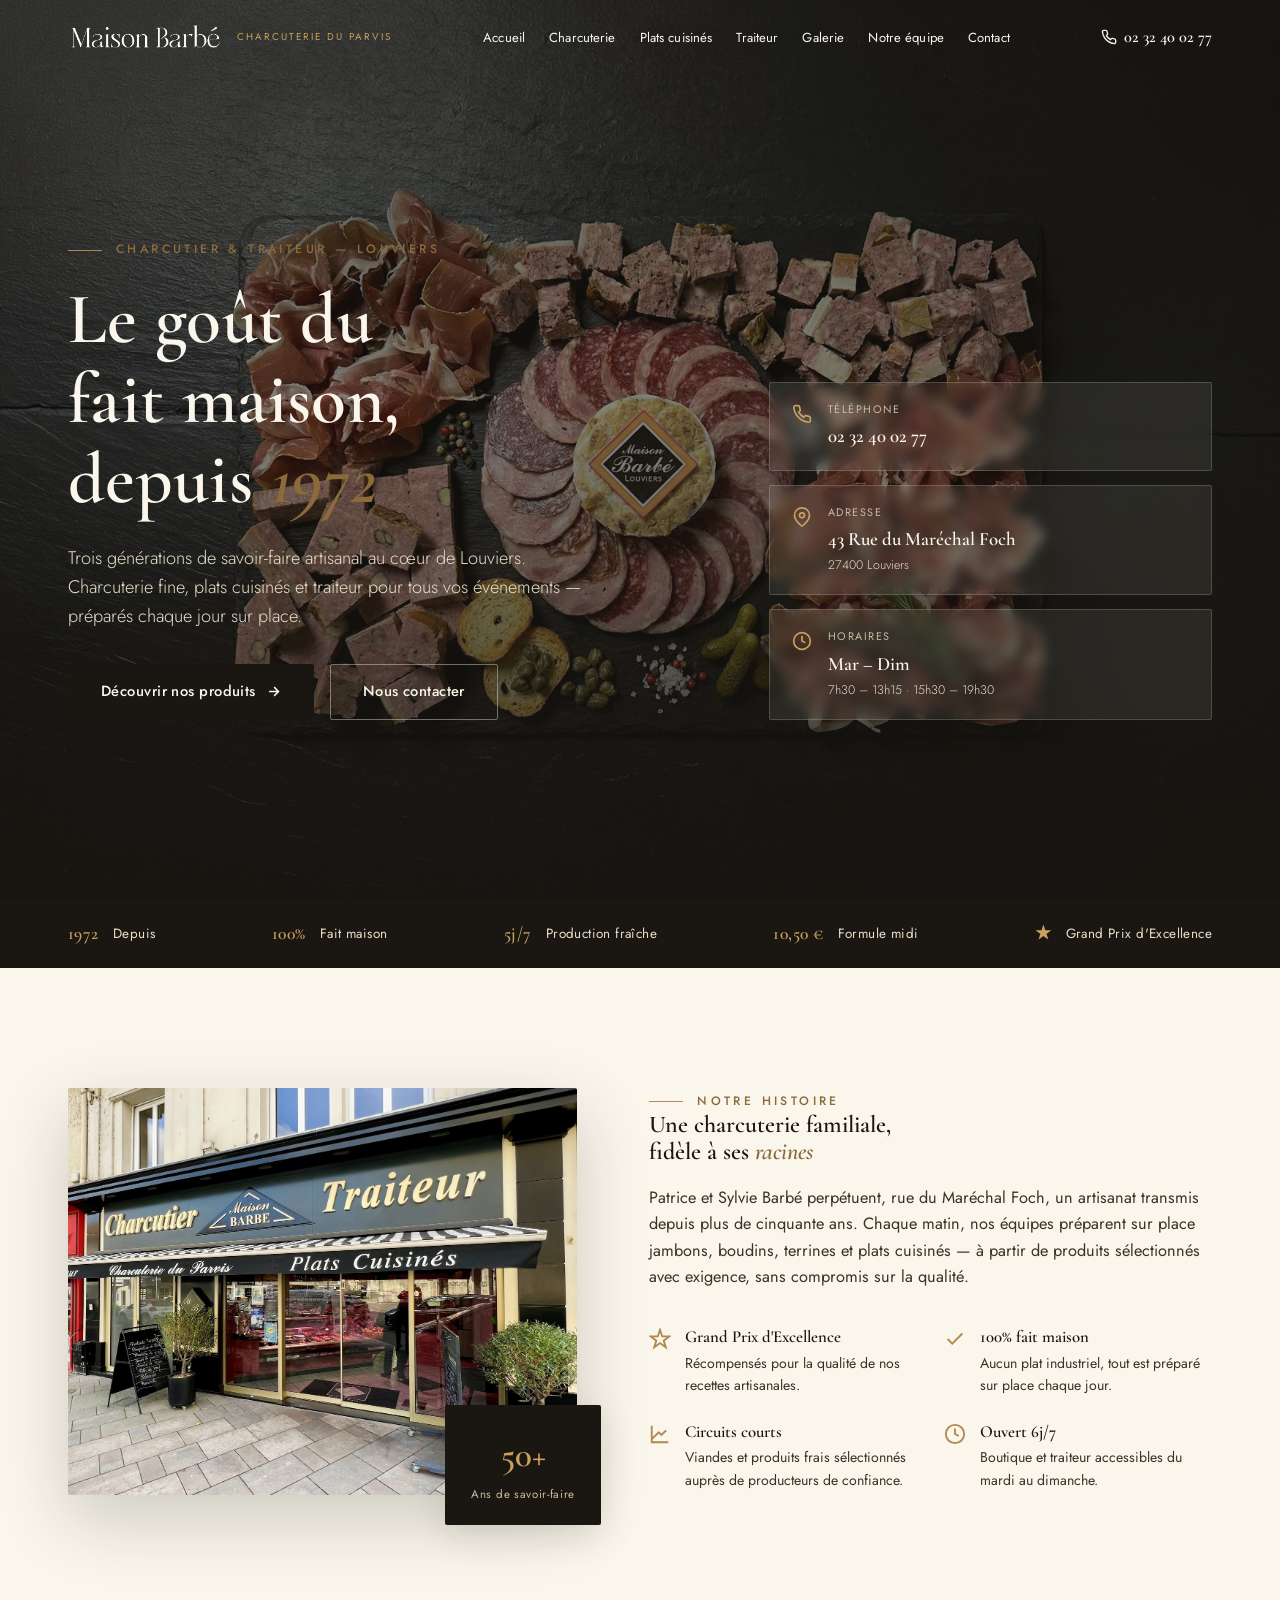
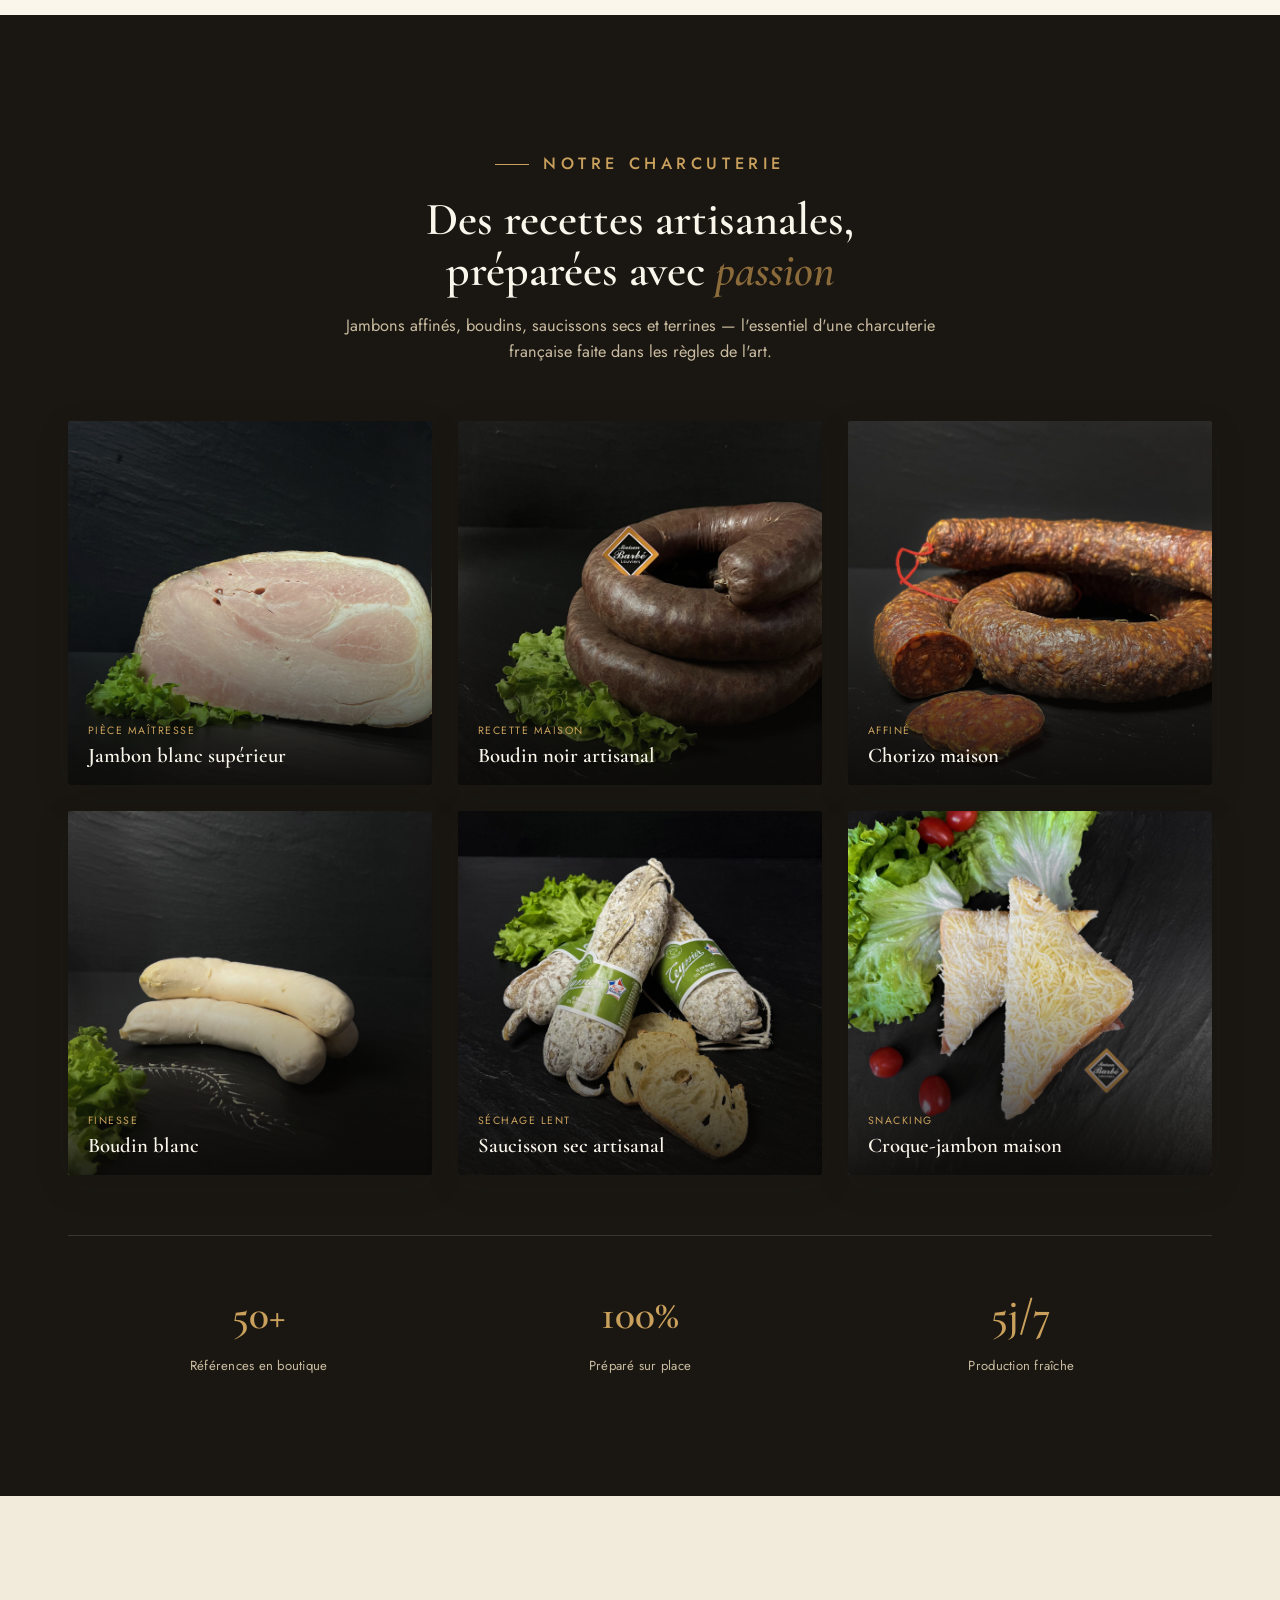
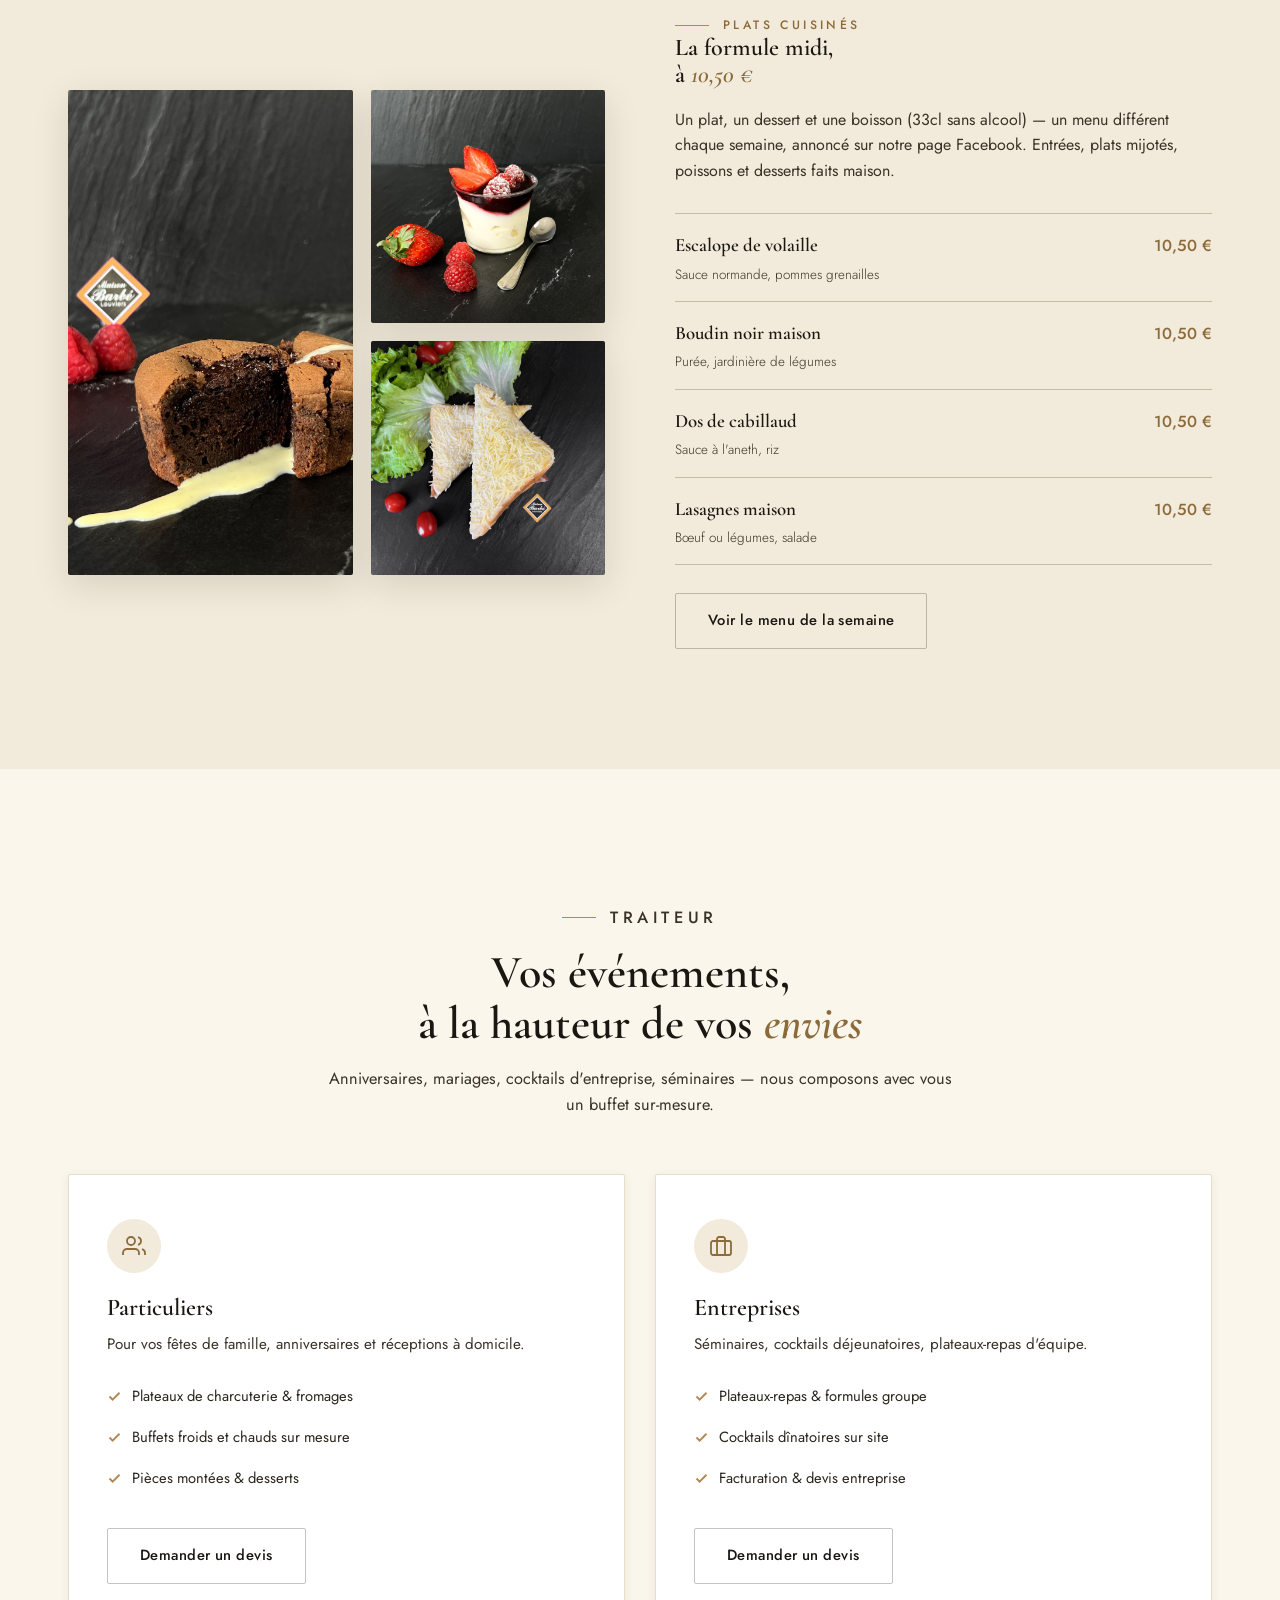
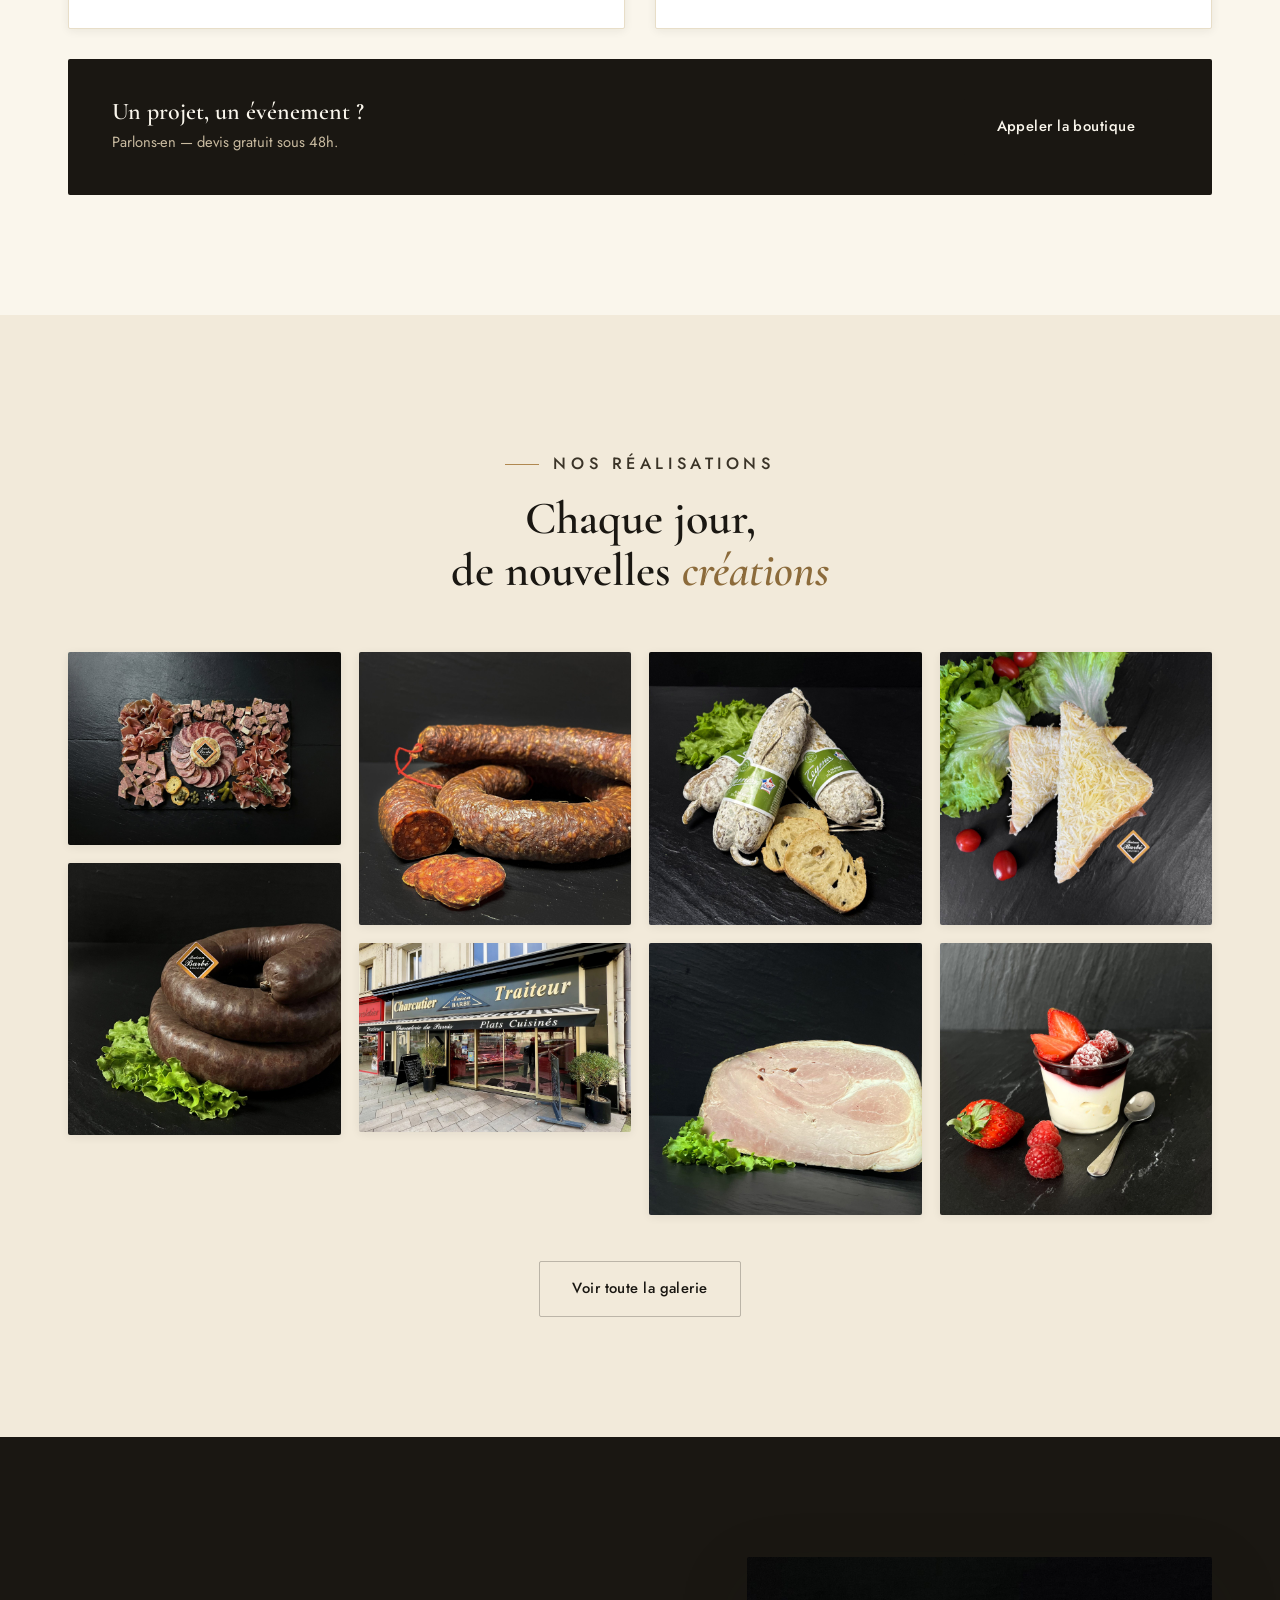
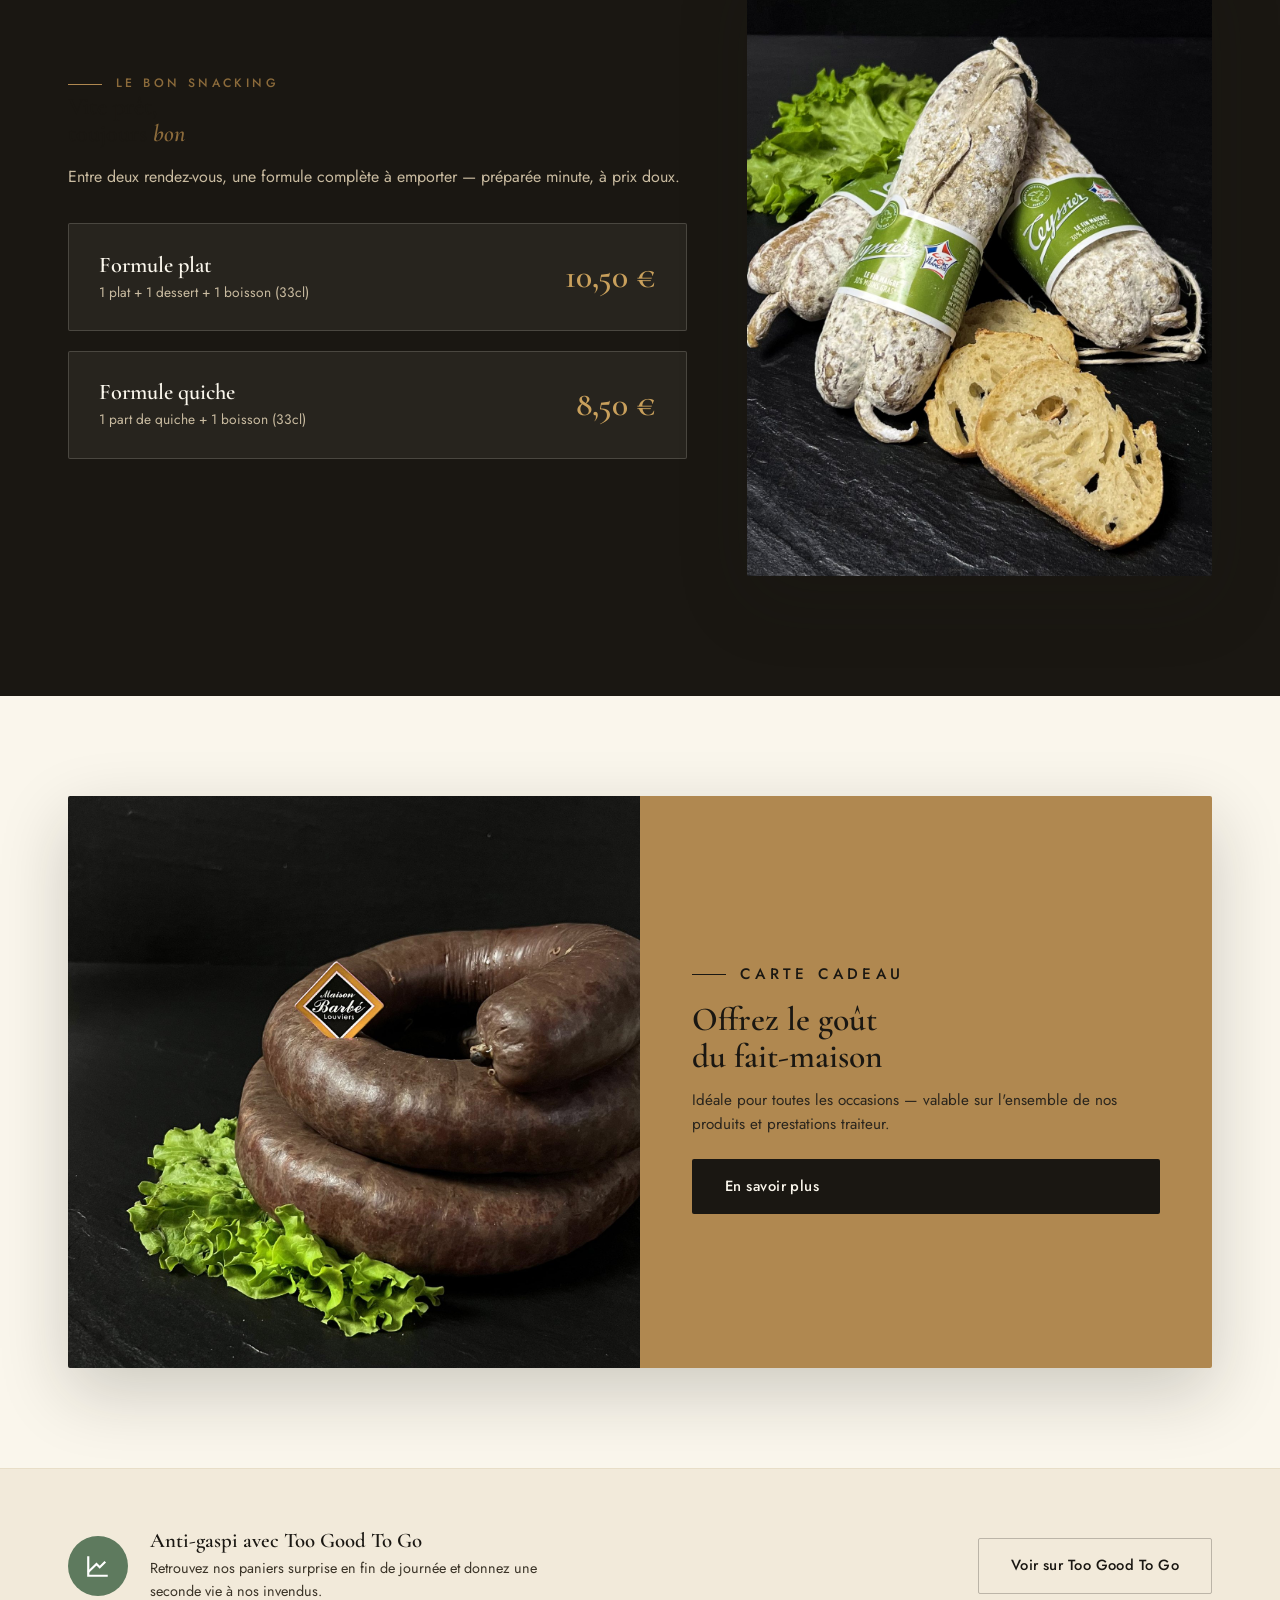
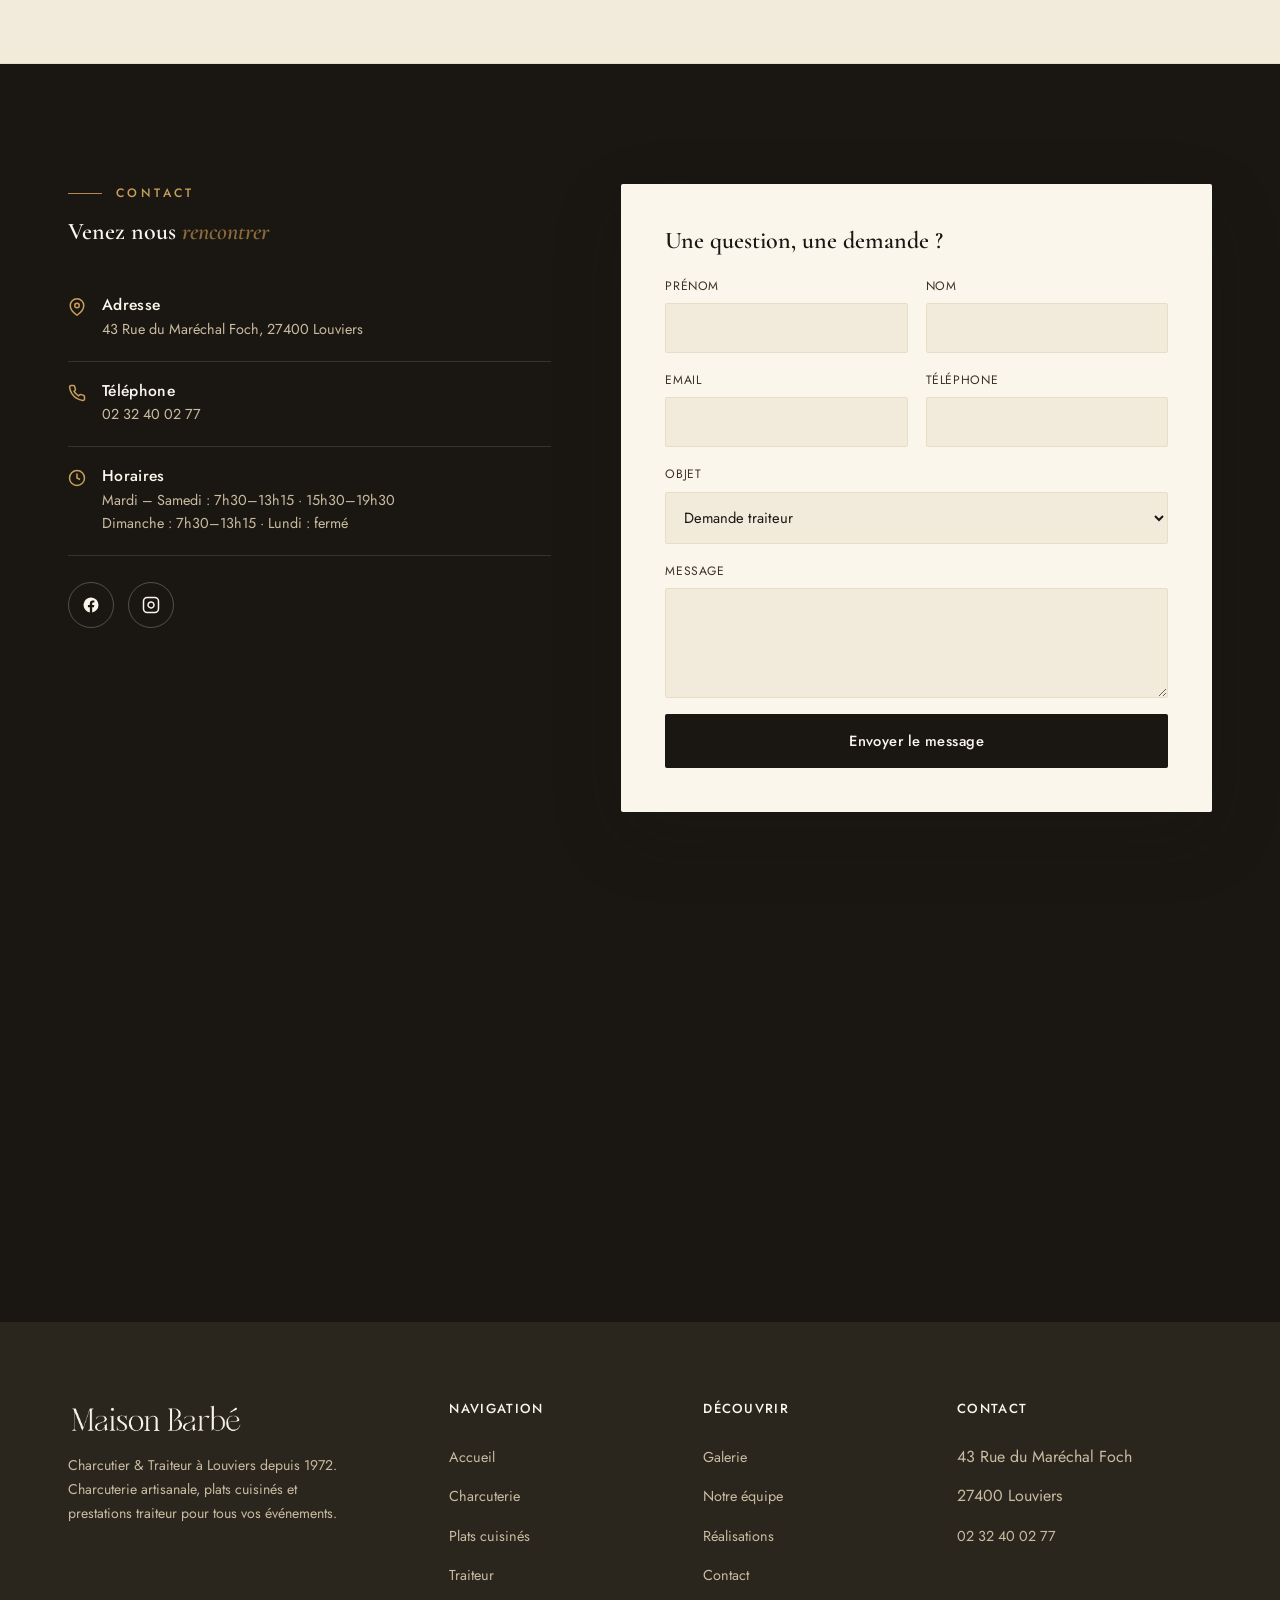
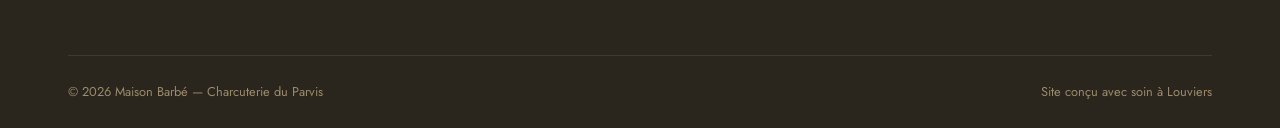
<file: index.html>
<!DOCTYPE html>
<html lang="fr">
<head>
<meta charset="UTF-8">
<meta name="viewport" content="width=device-width, initial-scale=1.0">
<title>Maison Barbé — Charcutier Traiteur à Louviers depuis 1972</title>
<meta name="description" content="Maison Barbé, charcuterie artisanale et traiteur à Louviers depuis 1972. Produits faits maison, plats cuisinés, formules midi, traiteur particuliers &amp; entreprises.">
<link rel="icon" type="image/png" href="./images/logo-wordmark-gold.png">
<link rel="preconnect" href="https://fonts.googleapis.com">
<link rel="preconnect" href="https://fonts.gstatic.com" crossorigin>
<link href="https://fonts.googleapis.com/css2?family=Cormorant+Garamond:ital,wght@0,400;0,500;0,600;0,700;1,500&family=Jost:wght@300;400;500;600&display=swap" rel="stylesheet">
<link rel="stylesheet" href="./css/style.css">
<noscript><style>.fi{opacity:1!important;transform:none!important;}</style></noscript>
</head>
<body>

<!-- ============ NAV ============ -->
<nav class="nav transparent-dark">
  <div class="wrap">
    <a href="./index.html" class="nav-brand">
      <img src="./images/logo-wordmark-light.png" alt="Maison Barbé">
      <div class="nav-brand-text"><span class="nb-sub">Charcuterie du Parvis</span></div>
    </a>
    <ul class="nav-links">
      <li><a href="#accueil">Accueil</a></li>
      <li><a href="#charcuterie">Charcuterie</a></li>
      <li><a href="#plats">Plats cuisinés</a></li>
      <li><a href="#traiteur">Traiteur</a></li>
      <li><a href="./galerie.html">Galerie</a></li>
      <li><a href="./equipe.html">Notre équipe</a></li>
      <li><a href="#contact">Contact</a></li>
    </ul>
    <div class="nav-cta">
      <a href="tel:0232400277" class="nav-phone">
        <svg width="16" height="16" viewBox="0 0 24 24" fill="none" stroke="currentColor" stroke-width="2"><path d="M22 16.92v3a2 2 0 0 1-2.18 2 19.79 19.79 0 0 1-8.63-3.07 19.5 19.5 0 0 1-6-6 19.79 19.79 0 0 1-3.07-8.67A2 2 0 0 1 4.11 2h3a2 2 0 0 1 2 1.72c.127.96.361 1.903.7 2.81a2 2 0 0 1-.45 2.11L8.09 9.91a16 16 0 0 0 6 6l1.27-1.27a2 2 0 0 1 2.11-.45c.907.339 1.85.573 2.81.7A2 2 0 0 1 22 16.92z"/></svg>
        02 32 40 02 77
      </a>
      <div class="nav-toggle"><span></span><span></span><span></span></div>
    </div>
  </div>
</nav>

<!-- ============ HERO ============ -->
<header class="hero" id="accueil">
  <div class="wrap">
    <div class="hero-left fi">
      <p class="eyebrow">Charcutier &amp; Traiteur — Louviers</p>
      <h1>Le goût du fait&nbsp;maison,<br>depuis <em>1972</em></h1>
      <p class="lead">Trois générations de savoir-faire artisanal au cœur de Louviers. Charcuterie fine, plats cuisinés et traiteur pour tous vos événements — préparés chaque jour sur place.</p>
      <div class="hero-actions">
        <a href="#charcuterie" class="btn btn-gold">
          Découvrir nos produits
          <svg width="15" height="15" viewBox="0 0 24 24" fill="none" stroke="currentColor" stroke-width="2.4"><path d="M5 12h14M13 5l7 7-7 7"/></svg>
        </a>
        <a href="#contact" class="btn btn-outline-light">Nous contacter</a>
      </div>
    </div>
    <div class="hero-cards fi">
      <div class="hcard">
        <svg class="hc-ic" width="20" height="20" viewBox="0 0 24 24" fill="none" stroke="currentColor" stroke-width="2"><path d="M22 16.92v3a2 2 0 0 1-2.18 2 19.79 19.79 0 0 1-8.63-3.07 19.5 19.5 0 0 1-6-6 19.79 19.79 0 0 1-3.07-8.67A2 2 0 0 1 4.11 2h3a2 2 0 0 1 2 1.72c.127.96.361 1.903.7 2.81a2 2 0 0 1-.45 2.11L8.09 9.91a16 16 0 0 0 6 6l1.27-1.27a2 2 0 0 1 2.11-.45c.907.339 1.85.573 2.81.7A2 2 0 0 1 22 16.92z"/></svg>
        <div><div class="hc-label">Téléphone</div><div class="hc-val">02 32 40 02 77</div></div>
      </div>
      <div class="hcard">
        <svg class="hc-ic" width="20" height="20" viewBox="0 0 24 24" fill="none" stroke="currentColor" stroke-width="2"><path d="M21 10c0 7-9 13-9 13s-9-6-9-13a9 9 0 0 1 18 0z"/><circle cx="12" cy="10" r="3"/></svg>
        <div><div class="hc-label">Adresse</div><div class="hc-val">43 Rue du Maréchal Foch<small>27400 Louviers</small></div></div>
      </div>
      <div class="hcard">
        <svg class="hc-ic" width="20" height="20" viewBox="0 0 24 24" fill="none" stroke="currentColor" stroke-width="2"><circle cx="12" cy="12" r="10"/><path d="M12 6v6l4 2"/></svg>
        <div><div class="hc-label">Horaires</div><div class="hc-val">Mar – Dim<small>7h30 – 13h15 · 15h30 – 19h30</small></div></div>
      </div>
    </div>
  </div>
</header>

<div class="strip">
  <div class="wrap">
    <div class="strip-item"><strong>1972</strong>&nbsp;Depuis</div>
    <div class="strip-item"><strong>100%</strong>&nbsp;Fait maison</div>
    <div class="strip-item"><strong>5j/7</strong>&nbsp;Production fraîche</div>
    <div class="strip-item"><strong>10,50&nbsp;€</strong>&nbsp;Formule midi</div>
    <div class="strip-item"><strong>★</strong>&nbsp;Grand Prix d'Excellence</div>
  </div>
</div>

<!-- ============ ABOUT ============ -->
<section class="about">
  <div class="wrap">
    <div class="about-media fi">
      <img src="./images/boutique.jpg" alt="La boutique Maison Barbé à Louviers">
      <div class="about-badge"><div class="n">50+</div><div class="l">Ans de savoir-faire</div></div>
    </div>
    <div class="about-content fi">
      <p class="eyebrow">Notre histoire</p>
      <h2>Une charcuterie familiale,<br>fidèle à ses <em>racines</em></h2>
      <p style="margin-top:20px;color:var(--charcoal3);font-size:1.02rem;">Patrice et Sylvie Barbé perpétuent, rue du Maréchal Foch, un artisanat transmis depuis plus de cinquante ans. Chaque matin, nos équipes préparent sur place jambons, boudins, terrines et plats cuisinés — à partir de produits sélectionnés avec exigence, sans compromis sur la qualité.</p>
      <div class="about-features">
        <div class="af-item"><svg class="af-ic" width="22" height="22" viewBox="0 0 24 24" fill="none" stroke="currentColor" stroke-width="2"><path d="M12 2l2.4 7.2H22l-6 4.6 2.3 7.2L12 16.4 5.7 21 8 13.8 2 9.2h7.6z"/></svg><div><h4>Grand Prix d'Excellence</h4><p>Récompensés pour la qualité de nos recettes artisanales.</p></div></div>
        <div class="af-item"><svg class="af-ic" width="22" height="22" viewBox="0 0 24 24" fill="none" stroke="currentColor" stroke-width="2"><path d="M20 6L9 17l-5-5"/></svg><div><h4>100% fait maison</h4><p>Aucun plat industriel, tout est préparé sur place chaque jour.</p></div></div>
        <div class="af-item"><svg class="af-ic" width="22" height="22" viewBox="0 0 24 24" fill="none" stroke="currentColor" stroke-width="2"><path d="M3 3v18h18"/><path d="M18.7 8l-5.1 5.1-3-3L3 17.6"/></svg><div><h4>Circuits courts</h4><p>Viandes et produits frais sélectionnés auprès de producteurs de confiance.</p></div></div>
        <div class="af-item"><svg class="af-ic" width="22" height="22" viewBox="0 0 24 24" fill="none" stroke="currentColor" stroke-width="2"><circle cx="12" cy="12" r="10"/><path d="M12 6v6l4 2"/></svg><div><h4>Ouvert 6j/7</h4><p>Boutique et traiteur accessibles du mardi au dimanche.</p></div></div>
      </div>
    </div>
  </div>
</section>

<!-- ============ CHARCUTERIE ============ -->
<section class="dark-sec" id="charcuterie">
  <div class="wrap">
    <div class="sec-head on-dark fi">
      <p class="eyebrow" style="justify-content:center;">Notre charcuterie</p>
      <h2>Des recettes artisanales,<br>préparées avec <em>passion</em></h2>
      <p>Jambons affinés, boudins, saucissons secs et terrines — l'essentiel d'une charcuterie française faite dans les règles de l'art.</p>
    </div>
    <div class="prod-grid">
      <div class="prod-card fi"><img src="./images/jambon-blanc.jpg" alt="Jambon blanc supérieur"><div class="pc-label"><div class="pc-tag">Pièce maîtresse</div><h3>Jambon blanc supérieur</h3></div></div>
      <div class="prod-card fi"><img src="./images/boudin-noir.jpg" alt="Boudin noir artisanal"><div class="pc-label"><div class="pc-tag">Recette maison</div><h3>Boudin noir artisanal</h3></div></div>
      <div class="prod-card fi"><img src="./images/chorizo.jpg" alt="Chorizo maison"><div class="pc-label"><div class="pc-tag">Affiné</div><h3>Chorizo maison</h3></div></div>
      <div class="prod-card fi"><img src="./images/boudin-blanc.jpg" alt="Boudin blanc"><div class="pc-label"><div class="pc-tag">Finesse</div><h3>Boudin blanc</h3></div></div>
      <div class="prod-card fi"><img src="./images/saucisson-sec.jpg" alt="Saucisson sec artisanal"><div class="pc-label"><div class="pc-tag">Séchage lent</div><h3>Saucisson sec artisanal</h3></div></div>
      <div class="prod-card fi"><img src="./images/croque-jambon.jpg" alt="Croque-jambon maison"><div class="pc-label"><div class="pc-tag">Snacking</div><h3>Croque-jambon maison</h3></div></div>
    </div>
    <div class="stat-row">
      <div class="stat-item fi"><div class="n">50+</div><div class="l">Références en boutique</div></div>
      <div class="stat-item fi"><div class="n">100%</div><div class="l">Préparé sur place</div></div>
      <div class="stat-item fi"><div class="n">5j/7</div><div class="l">Production fraîche</div></div>
    </div>
  </div>
</section>

<!-- ============ PLATS CUISINÉS ============ -->
<section class="plats" id="plats">
  <div class="wrap">
    <div class="plats-media fi">
      <img class="tall" src="./images/fondant-chocolat.jpg" alt="Fondant au chocolat maison">
      <img src="./images/panna-cotta.jpg" alt="Panna cotta maison">
      <img src="./images/croque-jambon.jpg" alt="Mini croque-jambon">
    </div>
    <div class="plats-content fi">
      <p class="eyebrow">Plats cuisinés</p>
      <h2>La formule midi,<br>à <em>10,50&nbsp;€</em></h2>
      <p style="margin-top:18px;color:var(--charcoal3);">Un plat, un dessert et une boisson (33cl sans alcool) — un menu différent chaque semaine, annoncé sur notre page Facebook. Entrées, plats mijotés, poissons et desserts faits maison.</p>
      <div class="menu-list">
        <div class="menu-item"><div><div class="mi-name">Escalope de volaille</div><div class="mi-desc">Sauce normande, pommes grenailles</div></div><div class="mi-price">10,50 €</div></div>
        <div class="menu-item"><div><div class="mi-name">Boudin noir maison</div><div class="mi-desc">Purée, jardinière de légumes</div></div><div class="mi-price">10,50 €</div></div>
        <div class="menu-item"><div><div class="mi-name">Dos de cabillaud</div><div class="mi-desc">Sauce à l'aneth, riz</div></div><div class="mi-price">10,50 €</div></div>
        <div class="menu-item"><div><div class="mi-name">Lasagnes maison</div><div class="mi-desc">Bœuf ou légumes, salade</div></div><div class="mi-price">10,50 €</div></div>
      </div>
      <a href="https://www.facebook.com/" target="_blank" rel="noopener" class="btn btn-outline" style="margin-top:28px;">Voir le menu de la semaine</a>
    </div>
  </div>
</section>

<!-- ============ TRAITEUR ============ -->
<section class="traiteur" id="traiteur">
  <div class="wrap">
    <div class="sec-head fi">
      <p class="eyebrow" style="justify-content:center;">Traiteur</p>
      <h2>Vos événements,<br>à la hauteur de vos <em>envies</em></h2>
      <p>Anniversaires, mariages, cocktails d'entreprise, séminaires — nous composons avec vous un buffet sur-mesure.</p>
    </div>
    <div class="tr-grid">
      <div class="tr-card fi">
        <div class="tr-ic"><svg width="24" height="24" viewBox="0 0 24 24" fill="none" stroke="currentColor" stroke-width="1.8"><path d="M17 21v-2a4 4 0 0 0-4-4H5a4 4 0 0 0-4 4v2"/><circle cx="9" cy="7" r="4"/><path d="M23 21v-2a4 4 0 0 0-3-3.87"/><path d="M16 3.13a4 4 0 0 1 0 7.75"/></svg></div>
        <h3>Particuliers</h3>
        <p>Pour vos fêtes de famille, anniversaires et réceptions à domicile.</p>
        <ul>
          <li><span class="ic"><svg width="15" height="15" viewBox="0 0 24 24" fill="none" stroke="currentColor" stroke-width="3"><path d="M20 6L9 17l-5-5"/></svg></span>Plateaux de charcuterie &amp; fromages</li>
          <li><span class="ic"><svg width="15" height="15" viewBox="0 0 24 24" fill="none" stroke="currentColor" stroke-width="3"><path d="M20 6L9 17l-5-5"/></svg></span>Buffets froids et chauds sur mesure</li>
          <li><span class="ic"><svg width="15" height="15" viewBox="0 0 24 24" fill="none" stroke="currentColor" stroke-width="3"><path d="M20 6L9 17l-5-5"/></svg></span>Pièces montées &amp; desserts</li>
        </ul>
        <a href="#contact" class="btn btn-outline">Demander un devis</a>
      </div>
      <div class="tr-card fi">
        <div class="tr-ic"><svg width="24" height="24" viewBox="0 0 24 24" fill="none" stroke="currentColor" stroke-width="1.8"><rect x="2" y="7" width="20" height="14" rx="2"/><path d="M16 21V5a2 2 0 0 0-2-2h-4a2 2 0 0 0-2 2v16"/></svg></div>
        <h3>Entreprises</h3>
        <p>Séminaires, cocktails déjeunatoires, plateaux-repas d'équipe.</p>
        <ul>
          <li><span class="ic"><svg width="15" height="15" viewBox="0 0 24 24" fill="none" stroke="currentColor" stroke-width="3"><path d="M20 6L9 17l-5-5"/></svg></span>Plateaux-repas &amp; formules groupe</li>
          <li><span class="ic"><svg width="15" height="15" viewBox="0 0 24 24" fill="none" stroke="currentColor" stroke-width="3"><path d="M20 6L9 17l-5-5"/></svg></span>Cocktails dînatoires sur site</li>
          <li><span class="ic"><svg width="15" height="15" viewBox="0 0 24 24" fill="none" stroke="currentColor" stroke-width="3"><path d="M20 6L9 17l-5-5"/></svg></span>Facturation &amp; devis entreprise</li>
        </ul>
        <a href="#contact" class="btn btn-outline">Demander un devis</a>
      </div>
    </div>
    <div class="tr-cta-banner fi">
      <div><h3>Un projet, un événement ?</h3><p>Parlons-en — devis gratuit sous 48h.</p></div>
      <a href="tel:0232400277" class="btn btn-gold">Appeler la boutique</a>
    </div>
  </div>
</section>

<!-- ============ RÉALISATIONS (aperçu) ============ -->
<section class="galerie-sec" id="realisations">
  <div class="wrap">
    <div class="sec-head fi">
      <p class="eyebrow" style="justify-content:center;">Nos réalisations</p>
      <h2>Chaque jour,<br>de nouvelles <em>créations</em></h2>
    </div>
    <div class="g-masonry fi">
      <img src="./images/planche.jpg" alt="Grande planche de charcuterie" data-lightbox>
      <img src="./images/boudin-noir.jpg" alt="Boudin noir artisanal" data-lightbox>
      <img src="./images/chorizo.jpg" alt="Chorizo maison" data-lightbox>
      <img src="./images/boutique.jpg" alt="Notre boutique" data-lightbox>
      <img src="./images/saucisson-sec.jpg" alt="Saucisson sec artisanal" data-lightbox>
      <img src="./images/jambon-blanc.jpg" alt="Jambon blanc supérieur" data-lightbox>
      <img src="./images/croque-jambon.jpg" alt="Mini-croque jambon" data-lightbox>
      <img src="./images/panna-cotta.jpg" alt="Panna cotta maison" data-lightbox>
    </div>
    <div style="text-align:center;margin-top:46px;">
      <a href="./galerie.html" class="btn btn-outline">Voir toute la galerie</a>
    </div>
  </div>
</section>

<!-- ============ SNACKING ============ -->
<section class="snacking">
  <div class="wrap">
    <div class="snacking-content fi">
      <p class="eyebrow">Le bon snacking</p>
      <h2>Vite prêt,<br>toujours <em>bon</em></h2>
      <p style="color:var(--taupe);margin-top:16px;">Entre deux rendez-vous, une formule complète à emporter — préparée minute, à prix doux.</p>
      <div class="formule-cards">
        <div class="formule-card"><div><h3>Formule plat</h3><p>1 plat + 1 dessert + 1 boisson (33cl)</p></div><div class="formule-price">10,50&nbsp;€</div></div>
        <div class="formule-card"><div><h3>Formule quiche</h3><p>1 part de quiche + 1 boisson (33cl)</p></div><div class="formule-price">8,50&nbsp;€</div></div>
      </div>
    </div>
    <div class="snacking-media fi">
      <img src="./images/saucisson-sec.jpg" alt="Formule snacking Maison Barbé">
    </div>
  </div>
</section>

<!-- ============ CARTE CADEAU ============ -->
<section class="band">
  <div class="wrap">
    <div class="cadeau-card fi">
      <img src="./images/boudin-noir.jpg" alt="Carte cadeau Maison Barbé">
      <div class="cadeau-text">
        <p class="eyebrow">Carte cadeau</p>
        <h2>Offrez le goût<br>du fait-maison</h2>
        <p>Idéale pour toutes les occasions — valable sur l'ensemble de nos produits et prestations traiteur.</p>
        <a href="#contact" class="btn btn-gold">En savoir plus</a>
      </div>
    </div>
  </div>
</section>

<!-- ============ TOO GOOD TO GO ============ -->
<section class="tgtg-band">
  <div class="wrap tgtg-row fi">
    <div class="tgtg-left">
      <div class="tgtg-ic"><svg width="26" height="26" viewBox="0 0 24 24" fill="none" stroke="currentColor" stroke-width="2"><path d="M3 3v18h18"/><path d="M18.7 8l-5.1 5.1-3-3L3 17.6"/></svg></div>
      <div><h3>Anti-gaspi avec Too Good To Go</h3><p>Retrouvez nos paniers surprise en fin de journée et donnez une seconde vie à nos invendus.</p></div>
    </div>
    <a href="https://www.toogoodtogo.com/" target="_blank" rel="noopener" class="btn btn-outline">Voir sur Too Good To Go</a>
  </div>
</section>

<!-- ============ CONTACT ============ -->
<section class="contact" id="contact">
  <div class="wrap">
    <div class="c-left fi">
      <p class="eyebrow" style="color:var(--gold-light);">Contact</p>
      <h2 style="color:var(--cream);margin-top:16px;">Venez nous <em>rencontrer</em></h2>
      <div style="margin-top:30px;">
        <div class="c-info-item">
          <span class="ic"><svg width="18" height="18" viewBox="0 0 24 24" fill="none" stroke="currentColor" stroke-width="2"><path d="M21 10c0 7-9 13-9 13s-9-6-9-13a9 9 0 0 1 18 0z"/><circle cx="12" cy="10" r="3"/></svg></span>
          <div><h4>Adresse</h4><p>43 Rue du Maréchal Foch, 27400 Louviers</p></div>
        </div>
        <div class="c-info-item">
          <span class="ic"><svg width="18" height="18" viewBox="0 0 24 24" fill="none" stroke="currentColor" stroke-width="2"><path d="M22 16.92v3a2 2 0 0 1-2.18 2 19.79 19.79 0 0 1-8.63-3.07 19.5 19.5 0 0 1-6-6 19.79 19.79 0 0 1-3.07-8.67A2 2 0 0 1 4.11 2h3a2 2 0 0 1 2 1.72c.127.96.361 1.903.7 2.81a2 2 0 0 1-.45 2.11L8.09 9.91a16 16 0 0 0 6 6l1.27-1.27a2 2 0 0 1 2.11-.45c.907.339 1.85.573 2.81.7A2 2 0 0 1 22 16.92z"/></svg></span>
          <div><h4>Téléphone</h4><p><a href="tel:0232400277">02 32 40 02 77</a></p></div>
        </div>
        <div class="c-info-item">
          <span class="ic"><svg width="18" height="18" viewBox="0 0 24 24" fill="none" stroke="currentColor" stroke-width="2"><circle cx="12" cy="12" r="10"/><path d="M12 6v6l4 2"/></svg></span>
          <div><h4>Horaires</h4><p>Mardi – Samedi&nbsp;: 7h30–13h15 · 15h30–19h30<br>Dimanche&nbsp;: 7h30–13h15 · Lundi&nbsp;: fermé</p></div>
        </div>
      </div>
      <div class="social-row">
        <a href="https://www.facebook.com/" target="_blank" rel="noopener" aria-label="Facebook"><svg width="18" height="18" viewBox="0 0 24 24" fill="currentColor"><path d="M22 12a10 10 0 1 0-11.56 9.88v-6.99H7.9V12h2.54V9.8c0-2.5 1.49-3.89 3.78-3.89 1.1 0 2.24.2 2.24.2v2.46h-1.26c-1.24 0-1.63.77-1.63 1.56V12h2.78l-.44 2.89h-2.34v6.99A10 10 0 0 0 22 12z"/></svg></a>
        <a href="https://www.instagram.com/" target="_blank" rel="noopener" aria-label="Instagram"><svg width="18" height="18" viewBox="0 0 24 24" fill="none" stroke="currentColor" stroke-width="2"><rect x="2" y="2" width="20" height="20" rx="5"/><path d="M16 11.37A4 4 0 1 1 12.63 8 4 4 0 0 1 16 11.37z"/><path d="M17.5 6.5h.01"/></svg></a>
      </div>
    </div>
    <div class="form-card fi">
      <h3>Une question, une demande&nbsp;?</h3>
      <form id="contact-form">
        <div class="form-grid">
          <div class="field"><label>Prénom</label><input type="text" name="prenom" required></div>
          <div class="field"><label>Nom</label><input type="text" name="nom" required></div>
          <div class="field"><label>Email</label><input type="email" name="email" required></div>
          <div class="field"><label>Téléphone</label><input type="tel" name="telephone"></div>
          <div class="field full"><label>Objet</label>
            <select name="objet">
              <option>Demande traiteur</option>
              <option>Renseignement produit</option>
              <option>Carte cadeau</option>
              <option>Autre</option>
            </select>
          </div>
          <div class="field full"><label>Message</label><textarea name="message" required></textarea></div>
        </div>
        <button type="submit" class="btn btn-gold">Envoyer le message</button>
      </form>
    </div>
  </div>
  <div class="map-wrap fi">
    <iframe src="https://www.google.com/maps?q=43+Rue+du+Mar%C3%A9chal+Foch,+27400+Louviers&output=embed" allowfullscreen="" loading="lazy" referrerpolicy="no-referrer-when-downgrade"></iframe>
  </div>
</section>

<!-- ============ FOOTER ============ -->
<footer>
  <div class="wrap">
    <div class="foot-top">
      <div class="foot-brand">
        <img src="./images/logo-wordmark-light.png" alt="Maison Barbé">
        <p>Charcutier &amp; Traiteur à Louviers depuis 1972. Charcuterie artisanale, plats cuisinés et prestations traiteur pour tous vos événements.</p>
      </div>
      <div class="foot-col"><h4>Navigation</h4><ul>
        <li><a href="#accueil">Accueil</a></li>
        <li><a href="#charcuterie">Charcuterie</a></li>
        <li><a href="#plats">Plats cuisinés</a></li>
        <li><a href="#traiteur">Traiteur</a></li>
      </ul></div>
      <div class="foot-col"><h4>Découvrir</h4><ul>
        <li><a href="./galerie.html">Galerie</a></li>
        <li><a href="./equipe.html">Notre équipe</a></li>
        <li><a href="#realisations">Réalisations</a></li>
        <li><a href="#contact">Contact</a></li>
      </ul></div>
      <div class="foot-col"><h4>Contact</h4><ul>
        <li>43 Rue du Maréchal Foch</li>
        <li>27400 Louviers</li>
        <li><a href="tel:0232400277">02 32 40 02 77</a></li>
      </ul></div>
    </div>
    <div class="foot-bottom">
      <span>© 2026 Maison Barbé — Charcuterie du Parvis</span>
      <span>Site conçu avec soin à Louviers</span>
    </div>
  </div>
</footer>

<a href="#accueil" class="to-top" aria-label="Haut de page"><svg width="18" height="18" viewBox="0 0 24 24" fill="none" stroke="currentColor" stroke-width="2.4"><path d="M12 19V5M5 12l7-7 7 7"/></svg></a>

<script src="./js/main.js"></script>
</body>
</html>
</file>
<file: css/style.css>
/* ==========================================================================
   Maison Barbé — Charcuterie du Parvis
   Identité graphique : or / taupe / charbon
   ========================================================================== */

:root{
  --cream:      #FAF6EC;
  --cream2:     #F2EADA;
  --cream3:     #E8DEC8;
  --taupe:      #C9BBA0;
  --taupe-dark: #9C8B6C;
  --gold:       #B08850;
  --gold-light: #C9A05C;
  --gold-dark:  #8C6B3B;
  --charcoal:   #1A1712;
  --charcoal2:  #2A251D;
  --charcoal3:  #3A3327;
  --white:      #FFFFFF;
  --ok:         #5E7A5E;

  --serif: "Cormorant Garamond", "Times New Roman", serif;
  --sans:  "Jost", "Helvetica Neue", Arial, sans-serif;

  --shadow-sm: 0 2px 10px rgba(26,23,18,.07);
  --shadow-md: 0 10px 36px rgba(26,23,18,.12);
  --shadow-lg: 0 24px 70px rgba(26,23,18,.20);
  --radius: 2px;
}

*{ box-sizing:border-box; margin:0; padding:0; }
html{ scroll-behavior:smooth; }
body{
  font-family:var(--sans);
  color:var(--charcoal);
  background:var(--cream);
  line-height:1.6;
  -webkit-font-smoothing:antialiased;
  overflow-x:hidden;
}
img{ max-width:100%; display:block; }
a{ color:inherit; text-decoration:none; }
ul{ list-style:none; }
.wrap{ max-width:1200px; margin:0 auto; padding:0 28px; }
section{ position:relative; }

h1,h2,h3,h4{ font-family:var(--serif); font-weight:600; line-height:1.12; color:var(--charcoal); }
em{ font-style:italic; color:var(--gold-dark); }

.eyebrow{
  font-family:var(--sans); font-size:.76rem; letter-spacing:.28em; text-transform:uppercase;
  color:var(--gold-dark); font-weight:500; display:flex; align-items:center; gap:14px;
}
.eyebrow::before{ content:""; width:34px; height:1px; background:var(--gold); display:inline-block; }

.btn{
  display:inline-flex; align-items:center; gap:10px; font-family:var(--sans); font-weight:500;
  font-size:.92rem; letter-spacing:.03em; padding:15px 32px; border-radius:var(--radius);
  border:1px solid transparent; cursor:pointer; transition:.25s ease; white-space:nowrap;
}
.btn-gold{ background:var(--charcoal); color:var(--cream); }
.btn-gold:hover{ background:var(--gold-dark); color:var(--white); transform:translateY(-2px); box-shadow:var(--shadow-md); }
.btn-outline{ background:transparent; border-color:rgba(26,23,18,.25); color:var(--charcoal); }
.btn-outline:hover{ border-color:var(--charcoal); background:var(--charcoal); color:var(--cream); }
.btn-outline-light{ background:transparent; border-color:rgba(250,246,236,.4); color:var(--cream); }
.btn-outline-light:hover{ border-color:var(--gold-light); background:var(--gold); color:var(--charcoal); }

/* ---------- Nav ---------- */
.nav{
  position:fixed; top:0; left:0; right:0; z-index:1000;
  background:rgba(250,246,236,.0);
  transition:background .3s ease, box-shadow .3s ease, padding .3s ease;
  padding:22px 0;
}
.nav.scrolled{ background:rgba(250,246,236,.96); backdrop-filter:blur(10px); box-shadow:0 2px 20px rgba(26,23,18,.08); padding:13px 0; }
.nav .wrap{ display:flex; align-items:center; justify-content:space-between; gap:20px; }
.nav-brand{ display:flex; align-items:center; gap:13px; }
.nav-brand img{ height:30px; width:auto; transition:filter .3s; }
.nav.transparent-dark .nav-brand img{ filter:brightness(0) invert(1); }
.nav-brand-text{ display:flex; flex-direction:column; }
.nav-brand-text .nb-sub{ font-family:var(--sans); font-size:.62rem; letter-spacing:.2em; text-transform:uppercase; color:var(--gold); }
.nav.transparent-dark .nb-sub{ color:var(--gold-light); }
.nav-links{ display:flex; align-items:center; gap:24px; }
.nav-links a{
  font-family:var(--sans); font-size:.82rem; font-weight:400; letter-spacing:.01em;
  color:var(--charcoal); position:relative; padding:4px 0; white-space:nowrap;
}
.nav.transparent-dark .nav-links a{ color:var(--cream); }
.nav-links a::after{ content:""; position:absolute; left:0; bottom:-2px; width:0; height:1px; background:var(--gold); transition:width .25s; }
.nav-links a:hover::after{ width:100%; }
.nav-cta{ display:flex; align-items:center; gap:16px; }
.nav-phone{ font-family:var(--serif); font-size:1.02rem; font-weight:600; display:flex; align-items:center; gap:7px; white-space:nowrap; }
.nav.transparent-dark .nav-phone{ color:var(--cream); }
.nav-toggle{ display:none; }

@media(max-width:1180px){
  .nav-links{ position:fixed; top:0; right:0; height:100vh; width:min(320px,82vw); background:var(--charcoal);
    flex-direction:column; justify-content:center; align-items:flex-start; gap:26px; padding:40px;
    transform:translateX(100%); transition:transform .35s ease; }
  .nav-links.open{ transform:translateX(0); }
  .nav-links a{ color:var(--cream); font-size:1.1rem; }
  .nav-phone{ display:none; }
  .nav-toggle{ display:flex; flex-direction:column; gap:5px; width:26px; cursor:pointer; z-index:1100; }
  .nav-toggle span{ height:2px; background:var(--charcoal); transition:.3s; }
  .nav.transparent-dark .nav-toggle span{ background:var(--cream); }
  .nav-toggle.open span{ background:var(--charcoal) !important; }
  .nav.open .nav-toggle span:nth-child(1){ transform:translateY(7px) rotate(45deg); }
  .nav.open .nav-toggle span:nth-child(2){ opacity:0; }
  .nav.open .nav-toggle span:nth-child(3){ transform:translateY(-7px) rotate(-45deg); }
}

/* ---------- Hero ---------- */
.hero{
  min-height:100vh; display:flex; align-items:center; position:relative;
  background:linear-gradient(180deg, rgba(26,23,18,.72) 0%, rgba(26,23,18,.52) 45%, rgba(26,23,18,.82) 100%), url("../images/planche.jpg") center/cover no-repeat;
  padding:140px 0 80px;
}
.hero .wrap{ display:grid; grid-template-columns:1.3fr .9fr; gap:60px; align-items:end; }
.hero-eyebrow{ color:var(--gold-light); }
.hero-eyebrow::before{ background:var(--gold-light); }
.hero h1{ color:var(--cream); font-size:clamp(2.6rem,5.6vw,4.6rem); margin:20px 0 22px; letter-spacing:.005em; }
.hero p.lead{ color:var(--cream3); font-size:1.14rem; max-width:520px; margin-bottom:34px; font-weight:300; }
.hero-actions{ display:flex; gap:16px; flex-wrap:wrap; }
.hero-cards{ display:flex; flex-direction:column; gap:14px; }
.hcard{
  background:rgba(250,246,236,.08); border:1px solid rgba(250,246,236,.18); backdrop-filter:blur(6px);
  border-radius:var(--radius); padding:18px 22px; display:flex; gap:16px; align-items:flex-start;
}
.hcard .hc-ic{ color:var(--gold-light); flex-shrink:0; margin-top:3px; }
.hcard .hc-label{ font-size:.68rem; letter-spacing:.14em; text-transform:uppercase; color:var(--taupe); margin-bottom:3px; }
.hcard .hc-val{ color:var(--cream); font-family:var(--serif); font-size:1.18rem; font-weight:600; }
.hcard .hc-val small{ display:block; font-family:var(--sans); font-size:.78rem; font-weight:300; color:var(--cream3); margin-top:2px; }

@media(max-width:980px){
  .hero .wrap{ grid-template-columns:1fr; }
}

/* ---------- Strip ---------- */
.strip{ background:var(--charcoal); padding:20px 0; }
.strip .wrap{ display:flex; justify-content:space-between; flex-wrap:wrap; gap:18px; }
.strip-item{ display:flex; align-items:center; gap:10px; color:var(--cream3); font-size:.84rem; letter-spacing:.03em; }
.strip-item strong{ color:var(--gold-light); font-family:var(--serif); font-size:1.1rem; font-weight:600; }

/* ---------- Generic section header ---------- */
.sec-head{ max-width:640px; margin:0 auto 56px; text-align:center; }
.sec-head.left{ margin:0 0 50px; text-align:left; }
.sec-head h2{ font-size:clamp(2rem,3.6vw,3rem); margin-top:16px; }
.sec-head p{ color:var(--charcoal3); margin-top:16px; font-size:1.02rem; }
.sec-head.on-dark h2{ color:var(--cream); }
.sec-head.on-dark p{ color:var(--taupe); }
.sec-head.on-dark .eyebrow{ color:var(--gold-light); }
.sec-head.on-dark .eyebrow::before{ background:var(--gold-light); }

/* ---------- About ---------- */
.about{ padding:120px 0; background:var(--cream); }
.about .wrap{ display:grid; grid-template-columns:.95fr 1.05fr; gap:72px; align-items:center; }
.about-media{ position:relative; }
.about-media img{ border-radius:var(--radius); box-shadow:var(--shadow-lg); width:100%; aspect-ratio:4/3.2; object-fit:cover; }
.about-badge{
  position:absolute; bottom:-30px; right:-24px; background:var(--charcoal); color:var(--cream);
  padding:22px 26px; border-radius:var(--radius); box-shadow:var(--shadow-md); text-align:center; max-width:168px;
}
.about-badge .n{ font-family:var(--serif); font-size:2.2rem; color:var(--gold-light); font-weight:600; }
.about-badge .l{ font-size:.72rem; letter-spacing:.06em; color:var(--taupe); margin-top:2px; }
.about-features{ display:grid; grid-template-columns:1fr 1fr; gap:26px; margin-top:38px; }
.af-item{ display:flex; gap:14px; }
.af-item .af-ic{ color:var(--gold); flex-shrink:0; }
.af-item h4{ font-size:1.05rem; margin-bottom:5px; }
.af-item p{ font-size:.88rem; color:var(--charcoal3); }
@media(max-width:900px){
  .about .wrap{ grid-template-columns:1fr; }
  .about-badge{ position:static; margin-top:-50px; margin-left:20px; display:inline-block; }
}

/* ---------- Dark product section ---------- */
.dark-sec{ background:var(--charcoal); color:var(--cream); padding:120px 0; }
.prod-grid{ display:grid; grid-template-columns:repeat(3,1fr); gap:26px; margin-bottom:60px; }
.prod-card{ position:relative; border-radius:var(--radius); overflow:hidden; aspect-ratio:1/1; box-shadow:var(--shadow-md); }
.prod-card img{ width:100%; height:100%; object-fit:cover; transition:transform .6s ease; }
.prod-card:hover img{ transform:scale(1.08); }
.prod-card::after{ content:""; position:absolute; inset:0; background:linear-gradient(0deg, rgba(10,9,7,.88) 0%, rgba(10,9,7,.08) 55%, rgba(10,9,7,0) 75%); }
.prod-card .pc-label{ position:absolute; left:20px; right:20px; bottom:18px; z-index:2; }
.prod-card .pc-tag{ font-size:.66rem; letter-spacing:.14em; text-transform:uppercase; color:var(--gold-light); margin-bottom:4px; }
.prod-card h3{ color:var(--cream); font-size:1.3rem; }
.stat-row{ display:grid; grid-template-columns:repeat(3,1fr); border-top:1px solid rgba(250,246,236,.14); padding-top:46px; }
.stat-item{ text-align:center; }
.stat-item .n{ font-family:var(--serif); font-size:2.6rem; font-weight:600; color:var(--gold-light); }
.stat-item .l{ font-size:.82rem; color:var(--taupe); margin-top:6px; letter-spacing:.02em; }
@media(max-width:860px){ .prod-grid,.stat-row{ grid-template-columns:repeat(2,1fr); } }
@media(max-width:560px){ .prod-grid,.stat-row{ grid-template-columns:1fr 1fr; } }

/* ---------- Plats ---------- */
.plats{ padding:120px 0; background:var(--cream2); }
.plats .wrap{ display:grid; grid-template-columns:1fr 1fr; gap:70px; align-items:center; }
.plats-media{ display:grid; grid-template-columns:1.1fr .9fr; gap:18px; }
.plats-media .tall{ grid-row:span 2; }
.plats-media img{ border-radius:var(--radius); box-shadow:var(--shadow-md); width:100%; height:100%; object-fit:cover; }
.menu-list{ margin-top:30px; border-top:1px solid var(--taupe); }
.menu-item{ display:flex; justify-content:space-between; align-items:baseline; padding:16px 0; border-bottom:1px solid var(--taupe); gap:16px; }
.menu-item .mi-name{ font-family:var(--serif); font-size:1.18rem; font-weight:600; }
.menu-item .mi-desc{ font-size:.84rem; color:var(--charcoal3); margin-top:3px; font-weight:300; }
.menu-item .mi-price{ font-family:var(--sans); font-weight:500; color:var(--gold-dark); white-space:nowrap; }
@media(max-width:900px){ .plats .wrap{ grid-template-columns:1fr; } }

/* ---------- Traiteur ---------- */
.traiteur{ padding:120px 0; background:var(--cream); }
.tr-grid{ display:grid; grid-template-columns:1fr 1fr; gap:30px; }
.tr-card{ background:var(--white); border:1px solid var(--cream3); border-radius:var(--radius); padding:44px 38px; box-shadow:var(--shadow-sm); transition:.3s; }
.tr-card:hover{ box-shadow:var(--shadow-md); transform:translateY(-4px); border-color:var(--gold); }
.tr-ic{ width:54px; height:54px; border-radius:50%; background:var(--cream2); display:flex; align-items:center; justify-content:center; color:var(--gold-dark); margin-bottom:22px; }
.tr-card h3{ font-size:1.5rem; margin-bottom:10px; }
.tr-card p{ color:var(--charcoal3); margin-bottom:22px; font-size:.95rem; }
.tr-card ul{ margin-bottom:28px; }
.tr-card li{ display:flex; gap:10px; align-items:flex-start; font-size:.92rem; padding:7px 0; color:var(--charcoal2); }
.tr-card li .ic{ color:var(--gold); flex-shrink:0; margin-top:3px; }
.tr-cta-banner{
  margin-top:30px; background:var(--charcoal); border-radius:var(--radius); padding:40px 44px;
  display:flex; justify-content:space-between; align-items:center; gap:24px; flex-wrap:wrap;
}
.tr-cta-banner h3{ color:var(--cream); font-size:1.5rem; }
.tr-cta-banner p{ color:var(--taupe); font-size:.92rem; margin-top:6px; }
@media(max-width:860px){ .tr-grid{ grid-template-columns:1fr; } }

/* ---------- Gallery / realisations ---------- */
.galerie-sec{ padding:120px 0; background:var(--cream2); }
.g-masonry{ columns:4 240px; column-gap:18px; }
.g-masonry img{ width:100%; border-radius:var(--radius); margin-bottom:18px; box-shadow:var(--shadow-sm); cursor:pointer; transition:.3s; }
.g-masonry img:hover{ box-shadow:var(--shadow-md); transform:translateY(-3px); }

/* ---------- Snacking ---------- */
.snacking{ background:var(--charcoal); color:var(--cream); padding:120px 0; }
.snacking .wrap{ display:grid; grid-template-columns:1fr .75fr; gap:60px; align-items:center; }
.formule-cards{ display:flex; flex-direction:column; gap:20px; margin-top:34px; }
.formule-card{ display:flex; justify-content:space-between; align-items:center; background:rgba(250,246,236,.06); border:1px solid rgba(250,246,236,.16); border-radius:var(--radius); padding:26px 30px; gap:20px; }
.formule-card h3{ color:var(--cream); font-size:1.4rem; }
.formule-card p{ color:var(--taupe); font-size:.86rem; margin-top:4px; }
.formule-price{ font-family:var(--serif); font-size:2.1rem; font-weight:600; color:var(--gold-light); white-space:nowrap; }
.formule-price small{ font-family:var(--sans); font-size:.6rem; display:block; color:var(--taupe); font-weight:400; letter-spacing:.05em; }
.snacking-media img{ border-radius:var(--radius); box-shadow:var(--shadow-lg); width:100%; object-fit:cover; aspect-ratio:3/4; }
@media(max-width:900px){ .snacking .wrap{ grid-template-columns:1fr; } .snacking-media{ max-width:340px; } }

/* ---------- Carte cadeau / TGTG band ---------- */
.band{ background:var(--cream); padding:100px 0; }
.cadeau-card{
  position:relative; border-radius:var(--radius); overflow:hidden; box-shadow:var(--shadow-lg);
  display:grid; grid-template-columns:1fr 1fr; min-height:300px;
}
.cadeau-card img{ width:100%; height:100%; object-fit:cover; }
.cadeau-text{ background:var(--gold); display:flex; flex-direction:column; justify-content:center; padding:52px; }
.cadeau-text .eyebrow{ color:var(--charcoal); }
.cadeau-text .eyebrow::before{ background:var(--charcoal); }
.cadeau-text h2{ color:var(--charcoal); margin-top:14px; font-size:2.1rem; }
.cadeau-text p{ color:var(--charcoal2); margin-top:12px; font-size:.95rem; }
.cadeau-text .btn{ margin-top:22px; }
@media(max-width:800px){ .cadeau-card{ grid-template-columns:1fr; } }

.tgtg-band{ background:var(--cream2); border-top:1px solid var(--cream3); border-bottom:1px solid var(--cream3); padding:60px 0; }
.tgtg-row{ display:flex; align-items:center; gap:30px; flex-wrap:wrap; justify-content:space-between; }
.tgtg-left{ display:flex; align-items:center; gap:22px; }
.tgtg-ic{ width:60px; height:60px; border-radius:50%; background:var(--ok); color:var(--white); display:flex; align-items:center; justify-content:center; flex-shrink:0; }
.tgtg-left h3{ font-size:1.3rem; }
.tgtg-left p{ color:var(--charcoal3); font-size:.9rem; margin-top:4px; max-width:420px; }

/* ---------- Contact ---------- */
.contact{ padding:120px 0 0; background:var(--charcoal); color:var(--cream); }
.contact .wrap{ display:grid; grid-template-columns:.9fr 1.1fr; gap:70px; }
.c-info-item{ display:flex; gap:16px; padding:20px 0; border-bottom:1px solid rgba(250,246,236,.12); }
.c-info-item .ic{ color:var(--gold-light); flex-shrink:0; margin-top:2px; }
.c-info-item h4{ color:var(--cream); font-size:.98rem; margin-bottom:4px; font-family:var(--sans); font-weight:500; letter-spacing:.02em; }
.c-info-item p{ color:var(--taupe); font-size:.9rem; }
.c-info-item a{ color:var(--taupe); }
.c-info-item a:hover{ color:var(--gold-light); }
.social-row{ display:flex; gap:14px; margin-top:26px; }
.social-row a{
  width:46px; height:46px; border-radius:50%; border:1px solid rgba(250,246,236,.25); display:flex;
  align-items:center; justify-content:center; color:var(--cream); transition:.25s;
}
.social-row a:hover{ background:var(--gold); border-color:var(--gold); color:var(--charcoal); }

.form-card{ background:var(--cream); border-radius:var(--radius); padding:44px; box-shadow:var(--shadow-lg); }
.form-card h3{ color:var(--charcoal); font-size:1.5rem; margin-bottom:22px; }
.form-grid{ display:grid; grid-template-columns:1fr 1fr; gap:18px; }
.form-grid .full{ grid-column:1 / -1; }
.field label{ display:block; font-size:.76rem; letter-spacing:.05em; text-transform:uppercase; color:var(--charcoal3); margin-bottom:7px; }
.field input, .field select, .field textarea{
  width:100%; border:1px solid var(--cream3); background:var(--cream2); border-radius:var(--radius);
  padding:13px 14px; font-family:var(--sans); font-size:.92rem; color:var(--charcoal); transition:.2s;
}
.field input:focus, .field select:focus, .field textarea:focus{ outline:none; border-color:var(--gold); background:var(--white); }
.field textarea{ resize:vertical; min-height:110px; }
.form-card .btn{ margin-top:8px; width:100%; justify-content:center; }

.map-wrap{ margin-top:90px; }
.map-wrap iframe{ width:100%; height:420px; border:0; filter:grayscale(.35) contrast(1.05); display:block; }

@media(max-width:900px){ .contact .wrap{ grid-template-columns:1fr; } .form-grid{ grid-template-columns:1fr; } }

/* ---------- Footer ---------- */
footer{ background:var(--charcoal2); color:var(--taupe); padding:80px 0 0; }
.foot-top{ display:grid; grid-template-columns:1.3fr .8fr .8fr 1fr; gap:50px; padding-bottom:60px; border-bottom:1px solid rgba(250,246,236,.1); }
.foot-brand img{ height:34px; margin-bottom:18px; }
.foot-brand p{ font-size:.88rem; line-height:1.7; max-width:280px; color:var(--taupe); }
.foot-col h4{ font-family:var(--sans); color:var(--cream); font-size:.82rem; letter-spacing:.1em; text-transform:uppercase; margin-bottom:20px; font-weight:500; }
.foot-col li{ padding:7px 0; }
.foot-col a{ font-size:.9rem; color:var(--taupe); }
.foot-col a:hover{ color:var(--gold-light); }
.foot-bottom{ display:flex; justify-content:space-between; align-items:center; padding:26px 0; flex-wrap:wrap; gap:12px; font-size:.8rem; color:var(--taupe-dark); }
.foot-bottom a{ color:var(--taupe-dark); }
.foot-bottom a:hover{ color:var(--gold-light); }
@media(max-width:860px){ .foot-top{ grid-template-columns:1fr 1fr; } }
@media(max-width:560px){ .foot-top{ grid-template-columns:1fr; } }

/* ---------- Page header (sub-pages) ---------- */
.page-hero{
  padding:170px 0 90px; background:linear-gradient(180deg, rgba(26,23,18,.78), rgba(26,23,18,.6)), url("../images/boutique.jpg") center/cover;
  text-align:center;
}
.page-hero .eyebrow{ justify-content:center; color:var(--gold-light); }
.page-hero .eyebrow::before{ background:var(--gold-light); }
.page-hero h1{ color:var(--cream); font-size:clamp(2.4rem,5vw,3.6rem); margin-top:18px; }
.breadcrumb{ margin-top:16px; font-size:.84rem; color:var(--taupe); }
.breadcrumb a:hover{ color:var(--gold-light); }

/* ---------- Fade-in utility ---------- */
.fi{ opacity:0; transform:translateY(26px); transition:opacity .7s ease, transform .7s ease; }
.fi.in{ opacity:1; transform:translateY(0); }

/* ---------- Team page ---------- */
.team-sec{ padding:110px 0; background:var(--cream); }
.team-grid{ display:grid; grid-template-columns:repeat(3,1fr); gap:28px; margin-top:50px; }
.tm{ background:var(--white); border-radius:var(--radius); overflow:hidden; box-shadow:var(--shadow-sm); transition:.3s; }
.tm:hover{ box-shadow:var(--shadow-md); transform:translateY(-4px); }
.tm-photo{ position:relative; aspect-ratio:4/3.4; background:var(--cream2); }
.tm-photo-placeholder{ width:100%; height:100%; display:flex; flex-direction:column; align-items:center; justify-content:center; gap:10px; color:var(--taupe-dark); background:linear-gradient(135deg,var(--cream2),var(--cream3)); }
.tm-photo-placeholder span{ font-size:.78rem; letter-spacing:.04em; }
.tm-badge{ position:absolute; top:14px; left:14px; background:var(--charcoal); color:var(--gold-light); font-size:.68rem; letter-spacing:.08em; text-transform:uppercase; padding:6px 12px; border-radius:20px; }
.tm-body{ padding:24px 26px 28px; }
.tm-name{ font-family:var(--serif); font-size:1.3rem; font-weight:600; }
.tm-role{ font-size:.82rem; color:var(--gold-dark); margin-top:2px; margin-bottom:12px; }
.tm-desc{ font-size:.9rem; color:var(--charcoal3); margin-bottom:16px; }
.tm-tags{ display:flex; gap:8px; flex-wrap:wrap; }
.tm-tag{ font-size:.7rem; letter-spacing:.03em; background:var(--cream2); color:var(--charcoal2); padding:5px 11px; border-radius:20px; }
.tm-join{ border:2px dashed var(--cream3); background:var(--cream2); display:flex; flex-direction:column; align-items:center; justify-content:center; text-align:center; padding:48px 32px; min-height:380px; box-shadow:none; }
.tm-join-ic{ width:62px; height:62px; border-radius:50%; background:var(--cream3); display:flex; align-items:center; justify-content:center; color:var(--gold-dark); margin-bottom:18px; }
.tm-join h3{ font-size:1.2rem; margin-bottom:8px; }
.tm-join p{ font-size:.9rem; color:var(--charcoal3); margin-bottom:20px; }
@media(max-width:900px){ .team-grid{ grid-template-columns:1fr 1fr; } }
@media(max-width:620px){ .team-grid{ grid-template-columns:1fr; } }

.valeurs-sec{ background:var(--cream2); padding:110px 0; }
.val-grid{ display:grid; grid-template-columns:repeat(3,1fr); gap:28px; margin-top:50px; }
.vcard{ background:var(--white); padding:36px 32px; border-radius:var(--radius); box-shadow:var(--shadow-sm); }
.vcard-icon{ width:54px; height:54px; border-radius:50%; background:var(--cream2); color:var(--gold-dark); display:flex; align-items:center; justify-content:center; margin-bottom:20px; }
.vcard h3{ font-size:1.2rem; margin-bottom:10px; }
.vcard p{ font-size:.9rem; color:var(--charcoal3); }
@media(max-width:860px){ .val-grid{ grid-template-columns:1fr; } }

.rejoindre-cta{ background:var(--charcoal); color:var(--cream); padding:100px 0; text-align:center; }
.rejoindre-cta h2{ color:var(--cream); font-size:clamp(1.9rem,3.6vw,2.6rem); margin-top:14px; }
.rejoindre-cta p{ color:var(--taupe); max-width:520px; margin:16px auto 0; }
.rejoindre-cta .btn-row{ display:flex; gap:16px; justify-content:center; margin-top:30px; flex-wrap:wrap; }

/* ---------- Gallery page ---------- */
.filter-bar{ display:flex; gap:10px; flex-wrap:wrap; margin:40px 0 10px; }
.filter-btn{
  font-family:var(--sans); font-size:.82rem; padding:10px 20px; border-radius:30px; border:1px solid var(--cream3);
  background:var(--white); color:var(--charcoal2); cursor:pointer; transition:.2s;
}
.filter-btn:hover{ border-color:var(--gold); }
.filter-btn.active{ background:var(--charcoal); border-color:var(--charcoal); color:var(--cream); }
.g-masonry2{ columns:3 300px; column-gap:22px; margin-top:34px; }
.mi{ position:relative; break-inside:avoid; margin-bottom:22px; border-radius:var(--radius); overflow:hidden; box-shadow:var(--shadow-sm); cursor:zoom-in; }
.mi img{ width:100%; display:block; transition:transform .5s ease; }
.mi:hover img{ transform:scale(1.06); }
.mi .mo{ position:absolute; inset:0; background:linear-gradient(0deg,rgba(10,9,7,.82),rgba(10,9,7,0) 60%); display:flex; flex-direction:column; justify-content:flex-end; padding:18px; opacity:0; transition:.3s; pointer-events:none; }
.mi:hover .mo{ opacity:1; }
.mo-tag{ font-size:.65rem; letter-spacing:.1em; text-transform:uppercase; color:var(--gold-light); margin-bottom:4px; }
.mo-title{ color:var(--cream); font-family:var(--serif); font-size:1.1rem; font-weight:600; }
.mi.hidden{ display:none; }

.lightbox{ position:fixed; inset:0; background:rgba(14,12,9,.94); display:flex; align-items:center; justify-content:center; z-index:2000; opacity:0; pointer-events:none; transition:.25s; padding:30px; }
.lightbox.open{ opacity:1; pointer-events:auto; }
.lightbox img{ max-width:90vw; max-height:86vh; border-radius:var(--radius); box-shadow:var(--shadow-lg); }
.lb-close{ position:absolute; top:24px; right:28px; width:44px; height:44px; border-radius:50%; background:rgba(250,246,236,.1); border:1px solid rgba(250,246,236,.3); color:var(--cream); font-size:1.1rem; cursor:pointer; }
.lb-close:hover{ background:var(--gold); color:var(--charcoal); }

.insta-cta{ background:var(--cream); text-align:center; padding:100px 0 120px; }
.insta-cta h2{ font-size:clamp(1.9rem,3.6vw,2.6rem); margin-top:14px; }
.insta-cta p{ color:var(--charcoal3); max-width:480px; margin:14px auto 0; }
.insta-cta .btn{ margin-top:26px; }

/* ---------- Scroll-top ---------- */
.to-top{
  position:fixed; right:26px; bottom:26px; width:48px; height:48px; border-radius:50%; background:var(--charcoal);
  color:var(--cream); display:flex; align-items:center; justify-content:center; box-shadow:var(--shadow-md);
  opacity:0; pointer-events:none; transition:.3s; z-index:900;
}
.to-top.show{ opacity:1; pointer-events:auto; }
.to-top:hover{ background:var(--gold); color:var(--charcoal); }

@media(max-width:980px){
  .nav-links:not(.open) ~ .nav-toggle, .nav-cta .nav-links{ }
}
</file>
